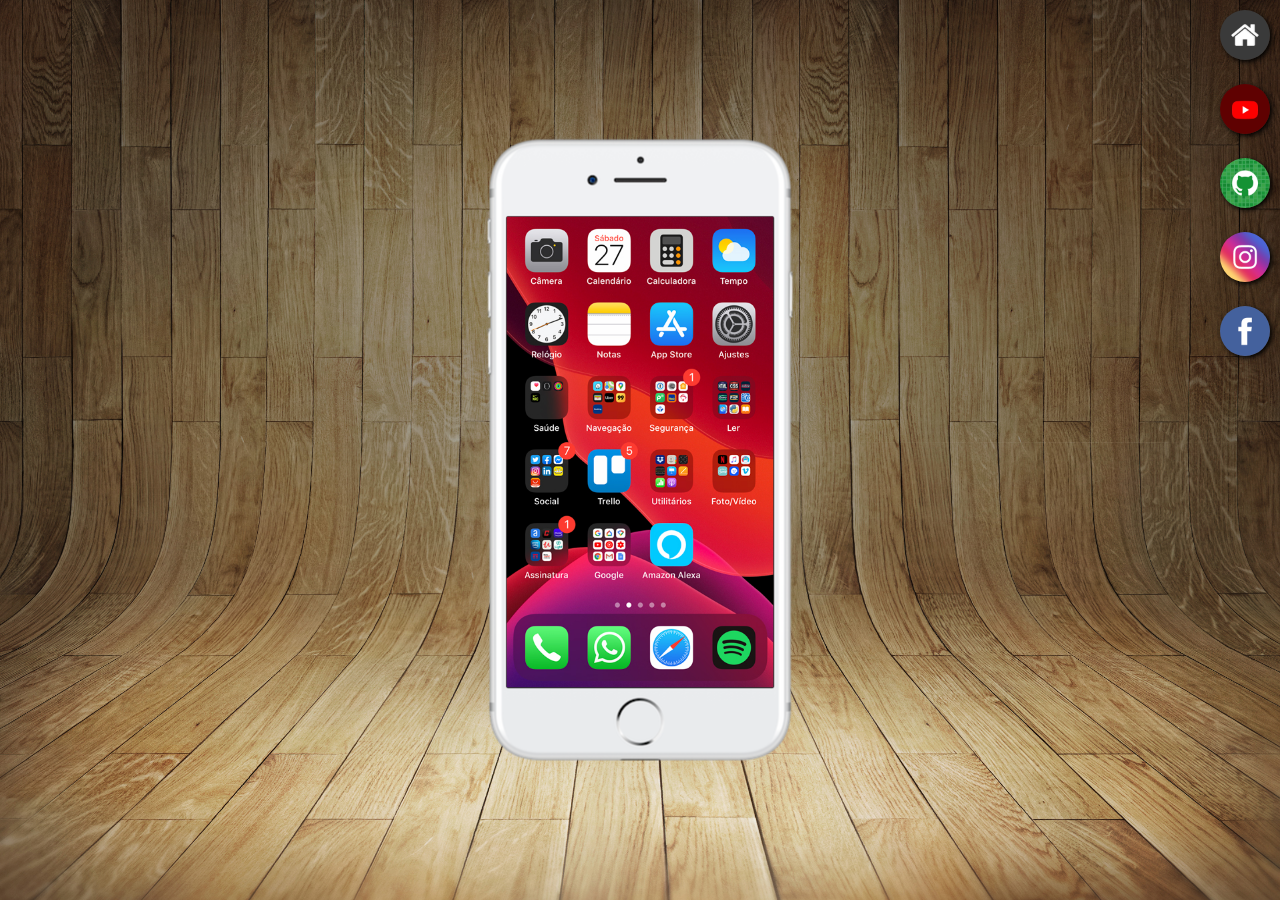
<file: index.html>
<!DOCTYPE html>
<html lang="pt-br">
<head>
    <meta charset="UTF-8">
    <meta name="viewport" content="width=device-width, initial-scale=1.0">

    <link rel="shortcut icon" href="favicon.ico" type="image/x-icon">

    <link rel="stylesheet" href="estilos/style.css">
    <title>Projeto Redes Sociais</title>
</head>
<body>
    <main>
        <section id="telefone">
            <iframe src="home.html" name="tela" id="tela" frameborder="0">
                Seu navegador não é compatível com isso.
            </iframe>

        </section>

        <section id="redes-sociais">
            <a href="home.html" target="tela"><img src="imagens/logo-home.jpg" alt="Home"></a><br>

            <a href="youtube.html" target="tela"><img src="imagens/logo-youtube.jpg" alt="YouTube"></a><br>

            <a href="github.html" target="tela"><img src="imagens/logo-github.jpg" alt="GitHub"></a><br>

            <a href="#" target="tela"><img src="imagens/logo-instagram.jpg" alt="Instagram"></a><br>

            <a href="#" target="tela"><img src="imagens/logo-facebook.jpg" alt="Facebook"></a>
        </section>
    </main>
    
</body>
</html>
</file>
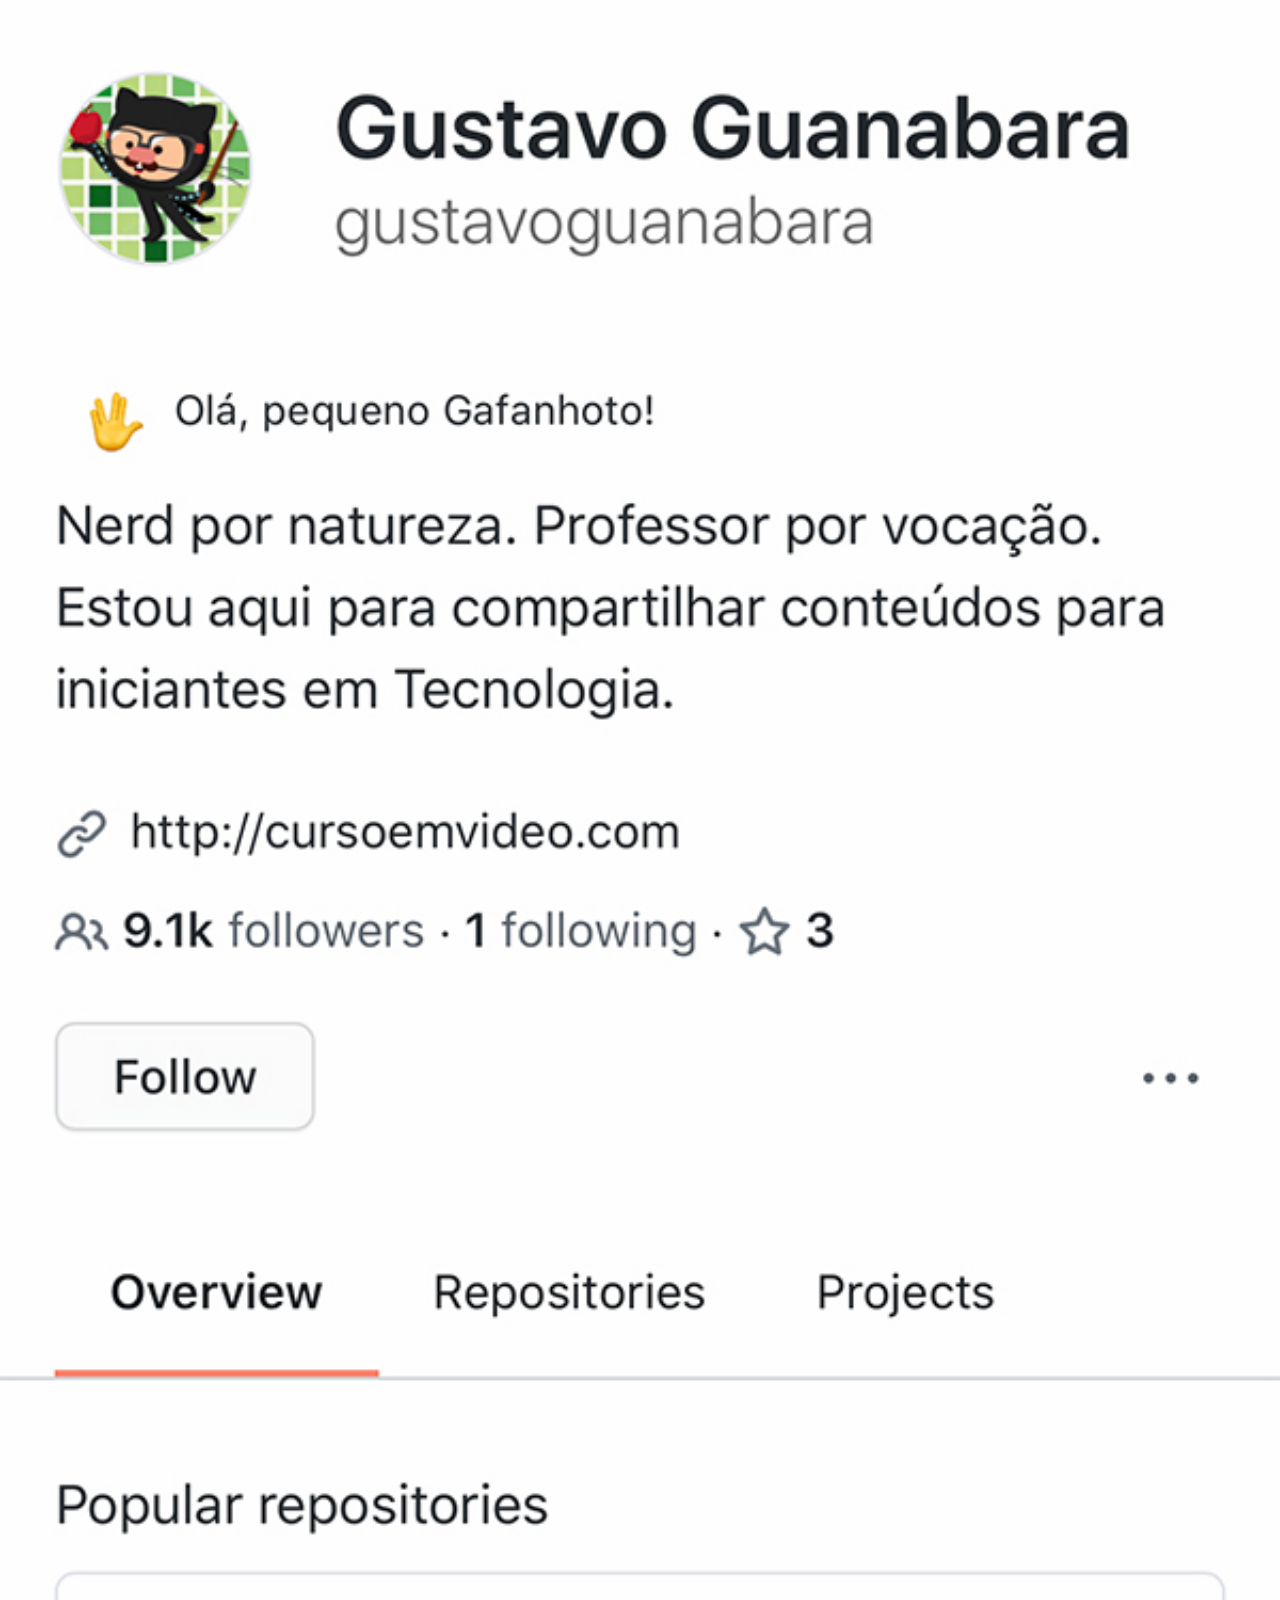
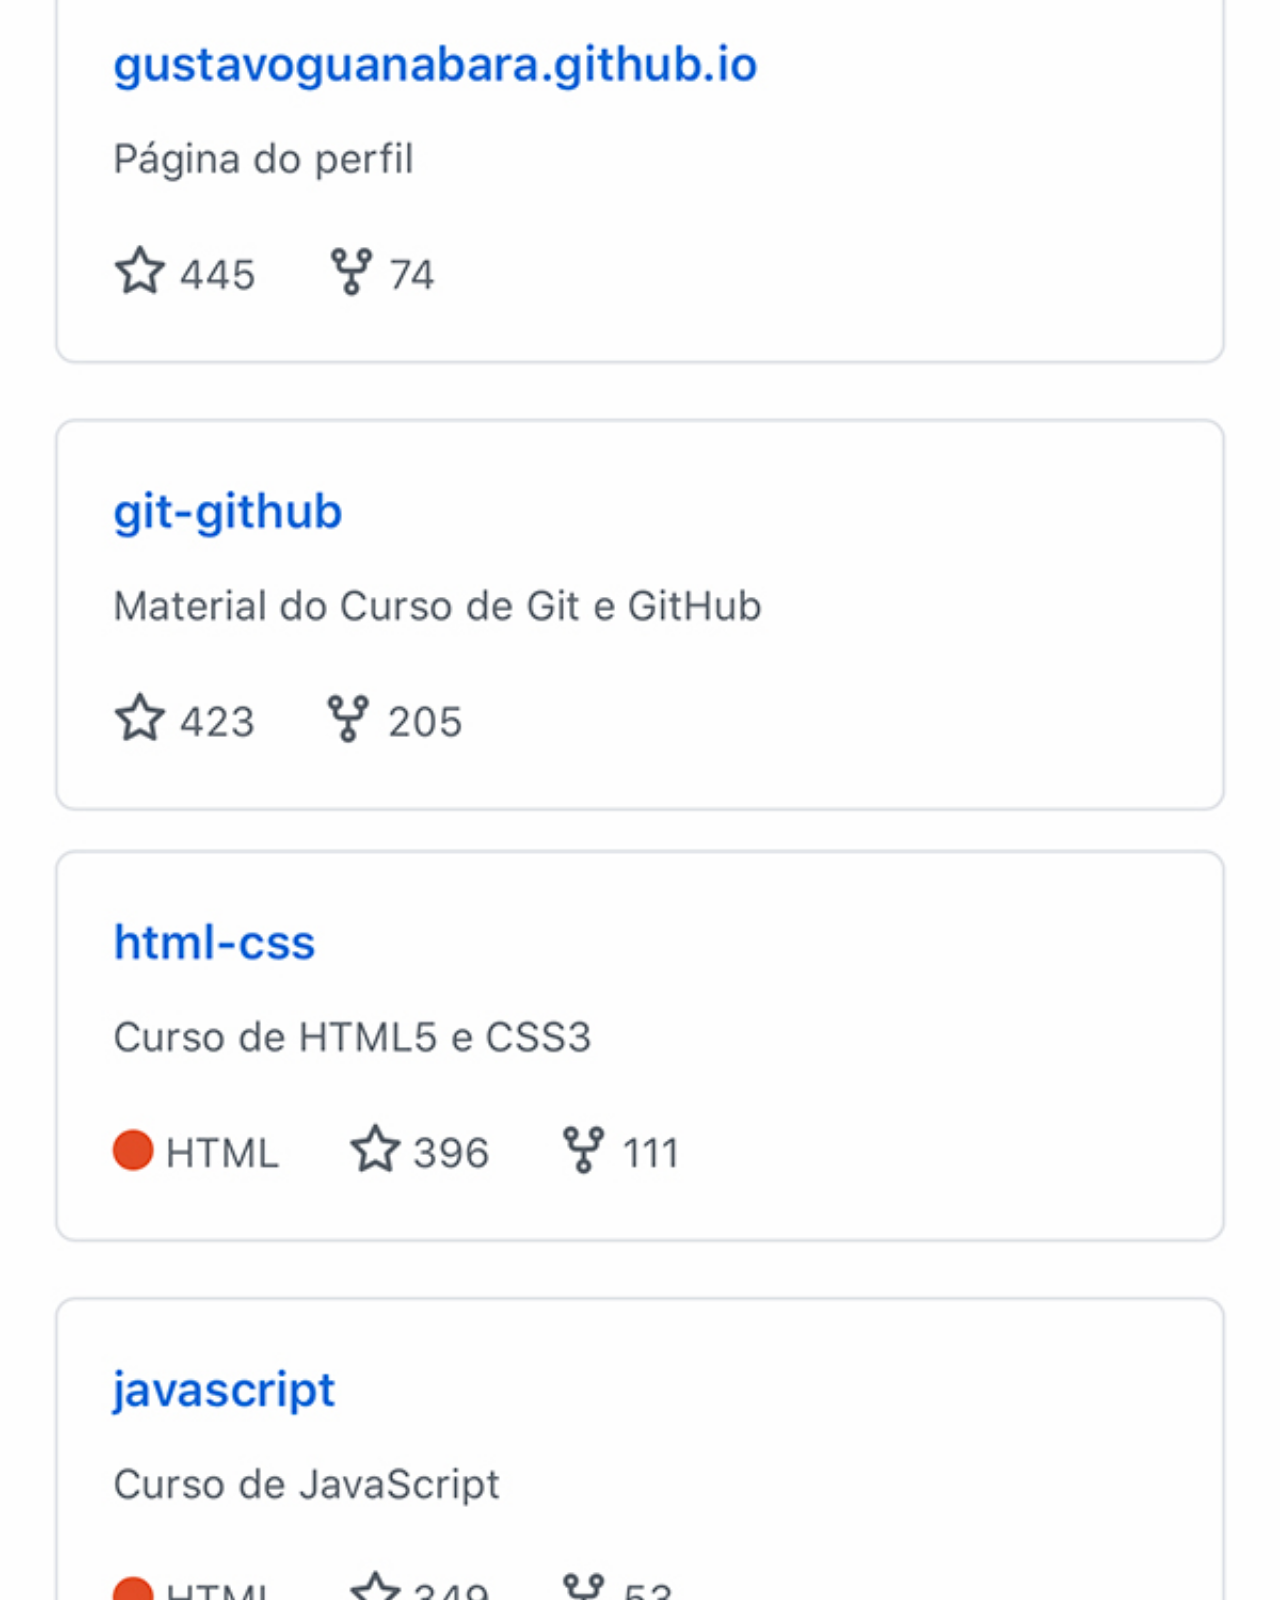
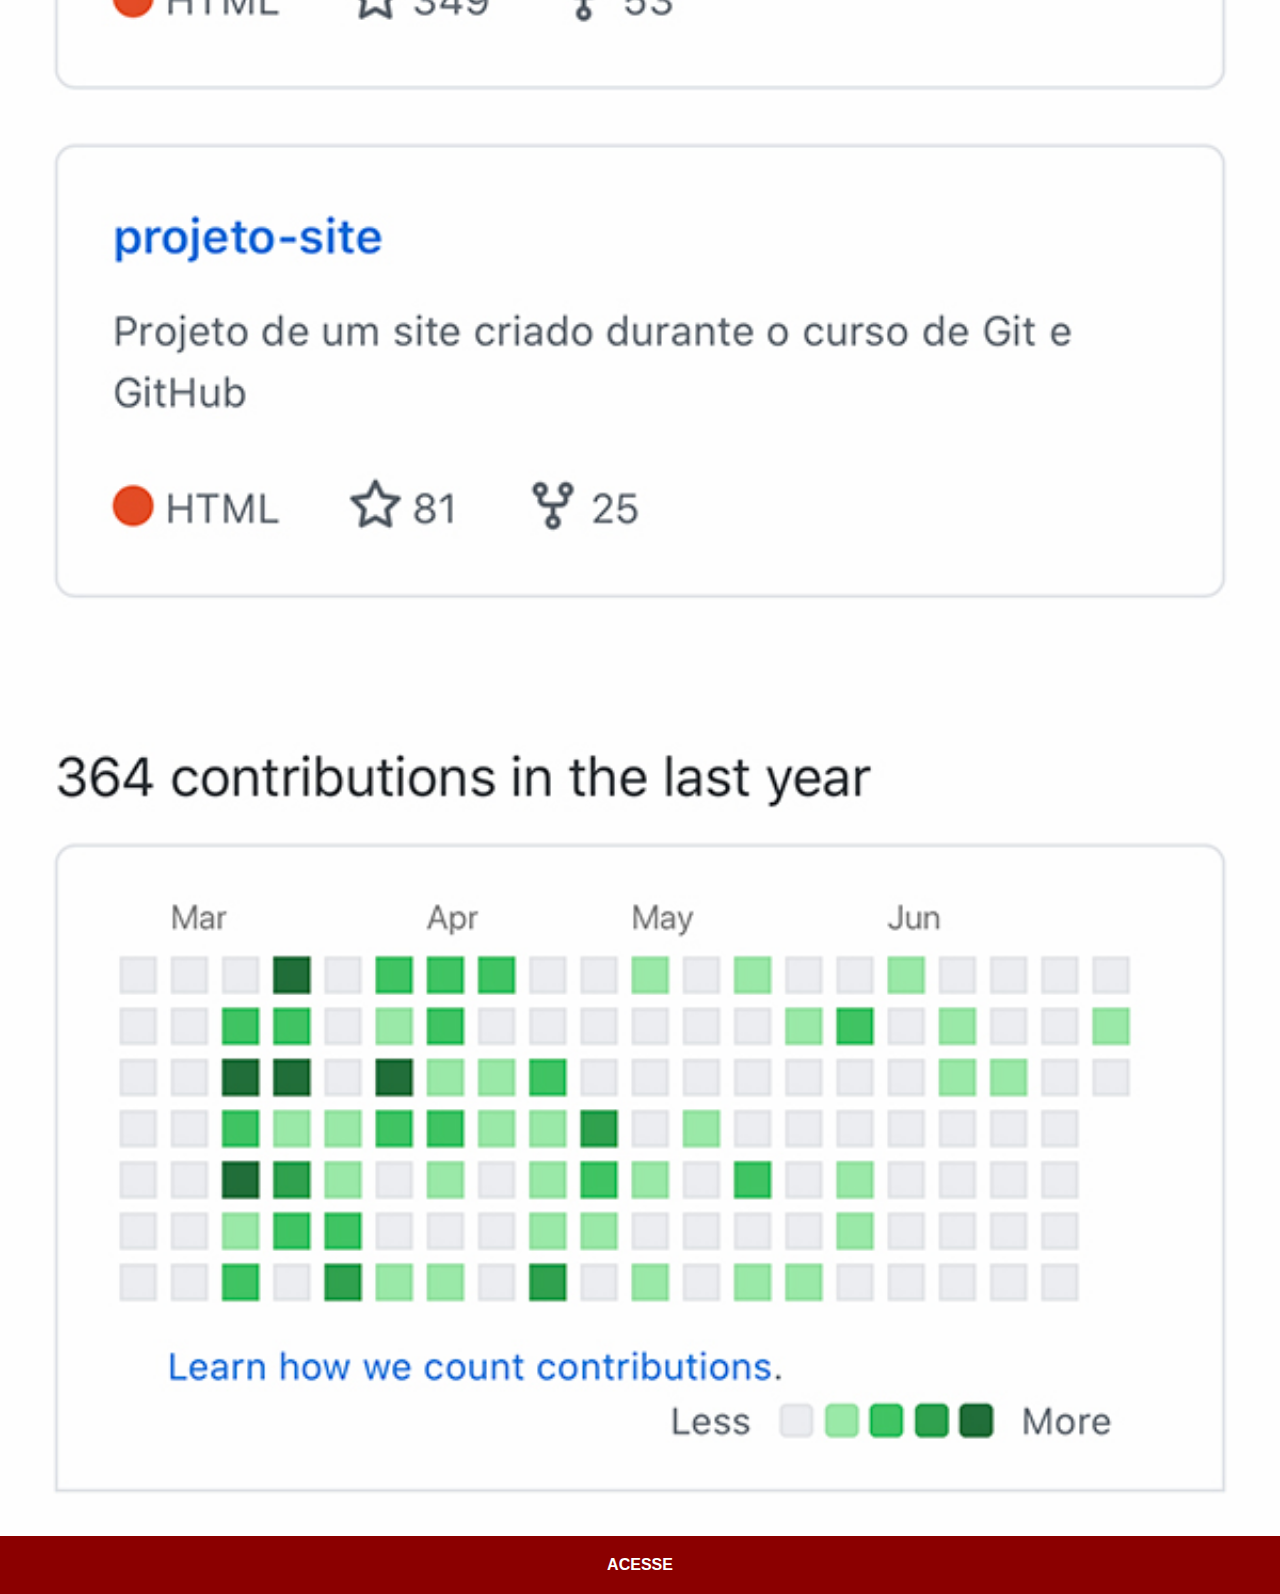
<file: github.html>
<!DOCTYPE html>
<html lang="pt-br">
<head>
    <meta charset="UTF-8">
    <meta name="viewport" content="width=device-width, initial-scale=1.0">
    <link rel="stylesheet" href="estilos/social.css">
    <title>GitHub</title>
</head>
<body>
    <img src="imagens/tela-github.jpg" alt="GitHub">
    <a href="#" target="_blank">ACESSE</a>
    
</body>
</html>
</file>
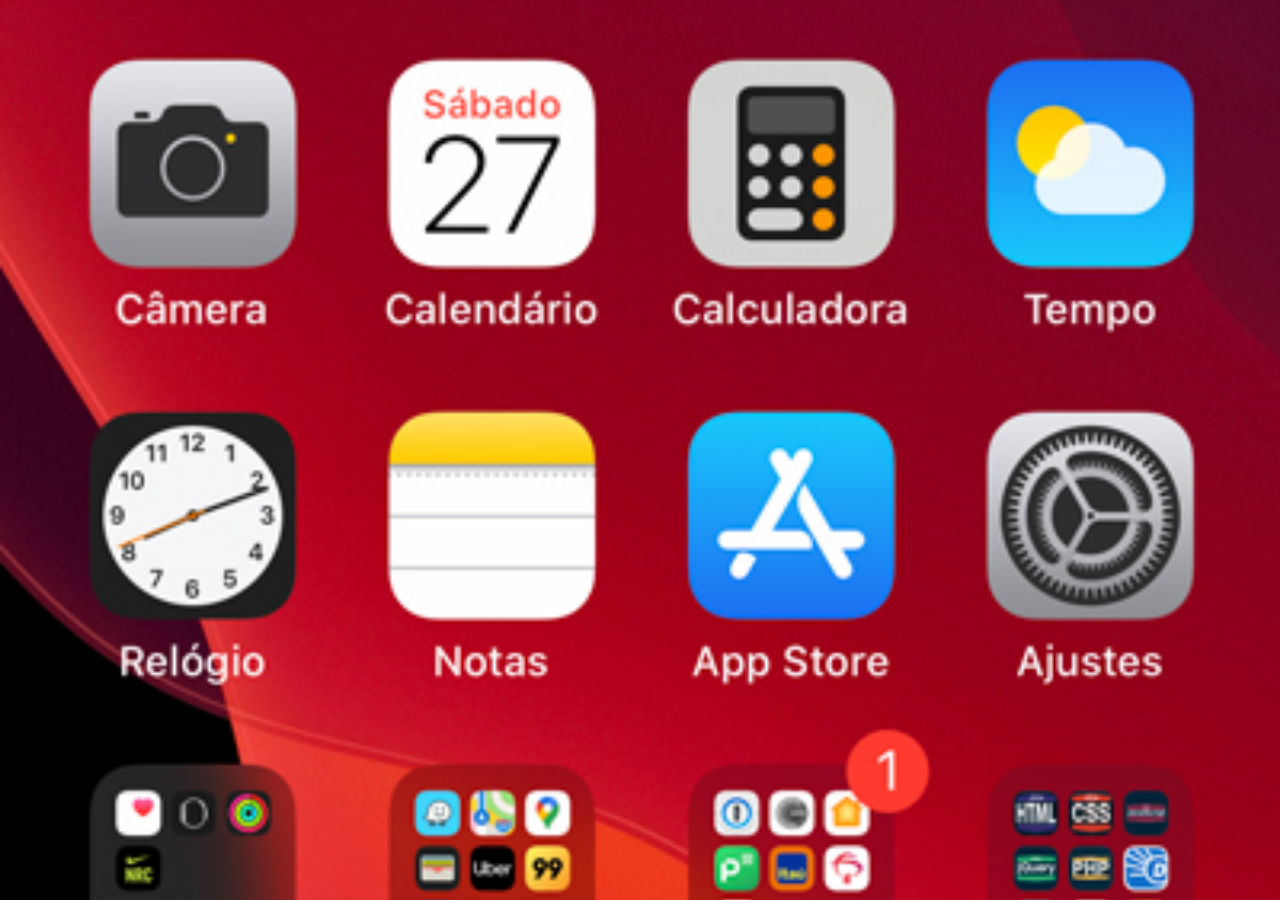
<file: home.html>
<!DOCTYPE html>
<html lang="pt-br">
<head>
    <meta charset="UTF-8">
    <meta name="viewport" content="width=device-width, initial-scale=1.0">
    <title>Home</title>
</head>

<style>
    * {
        margin: 0px;
        padding: 0px;
    }

    body {
        width: 100vw;
        height: 100vh;
        background: black url('imagens/tela-home.jpg')no-repeat top center;
        background-size: cover;
    }
</style>

<body>
    
</body>
</html>
</file>
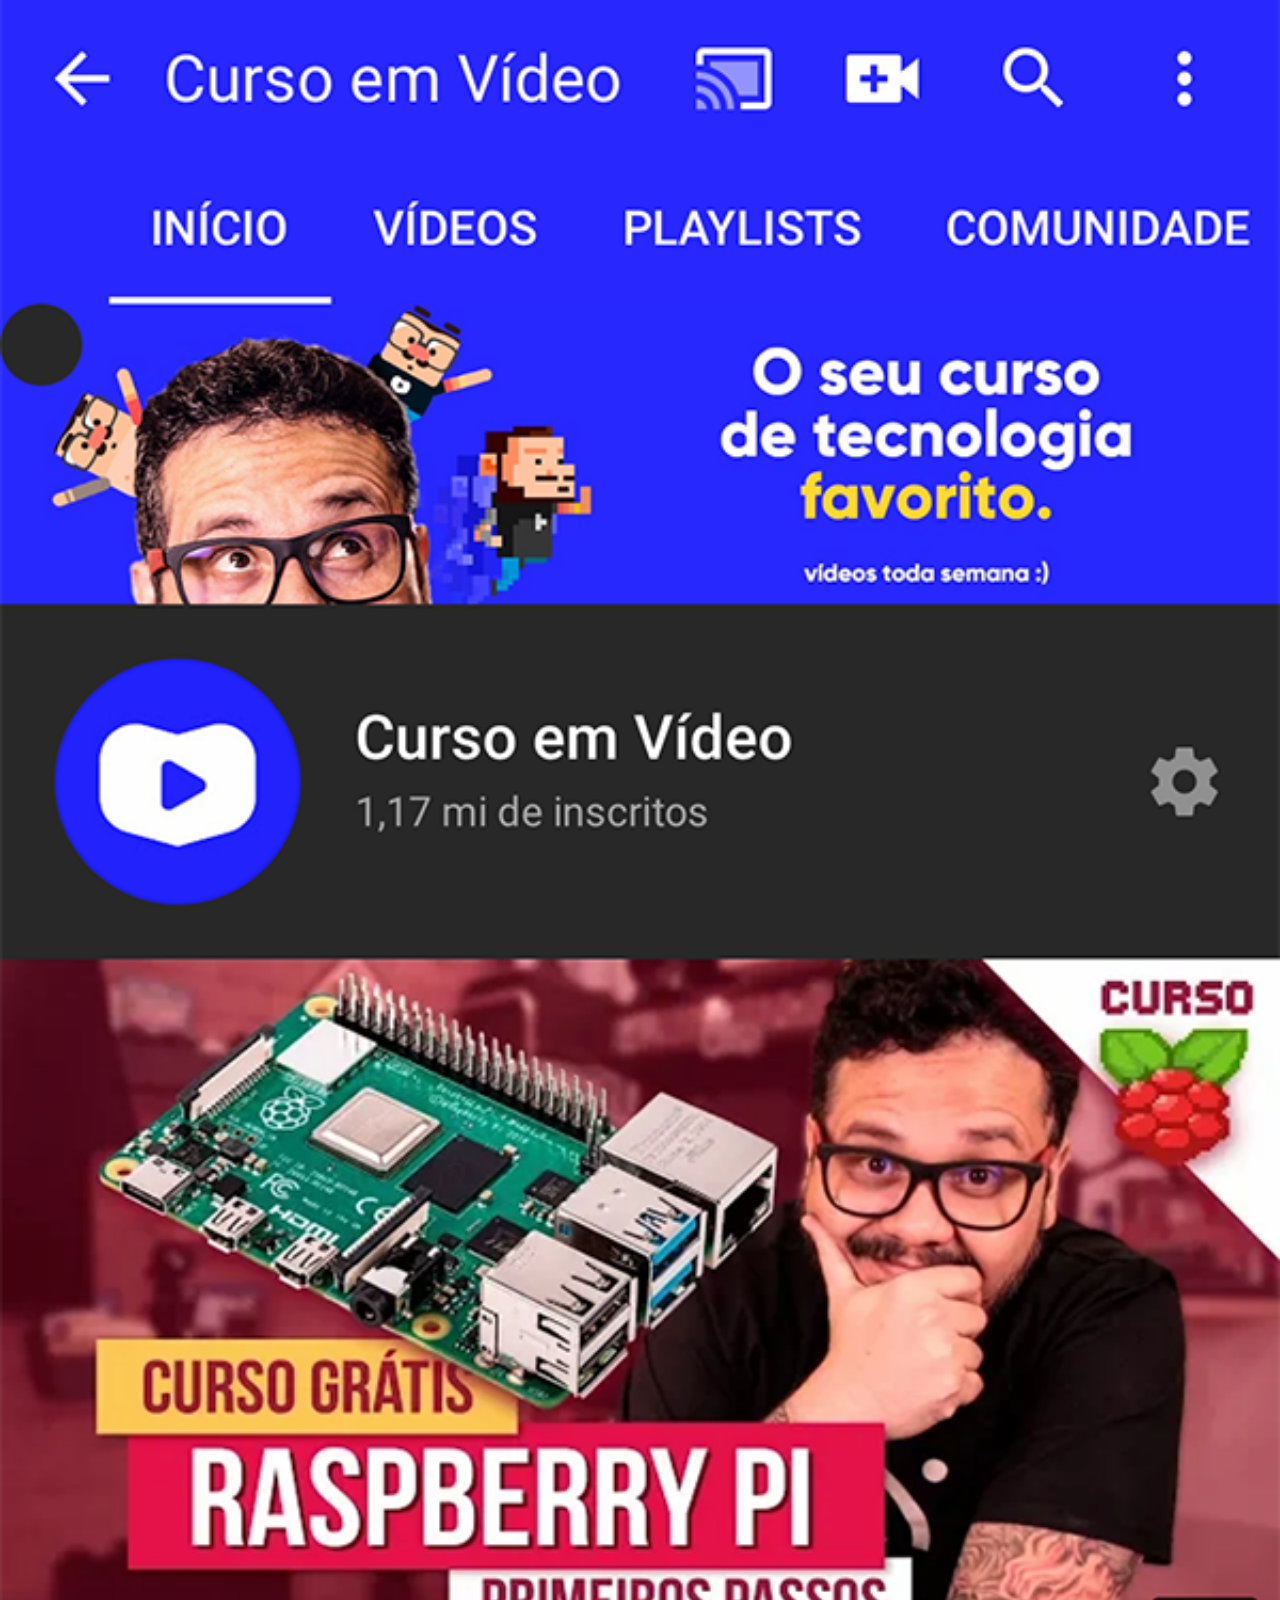
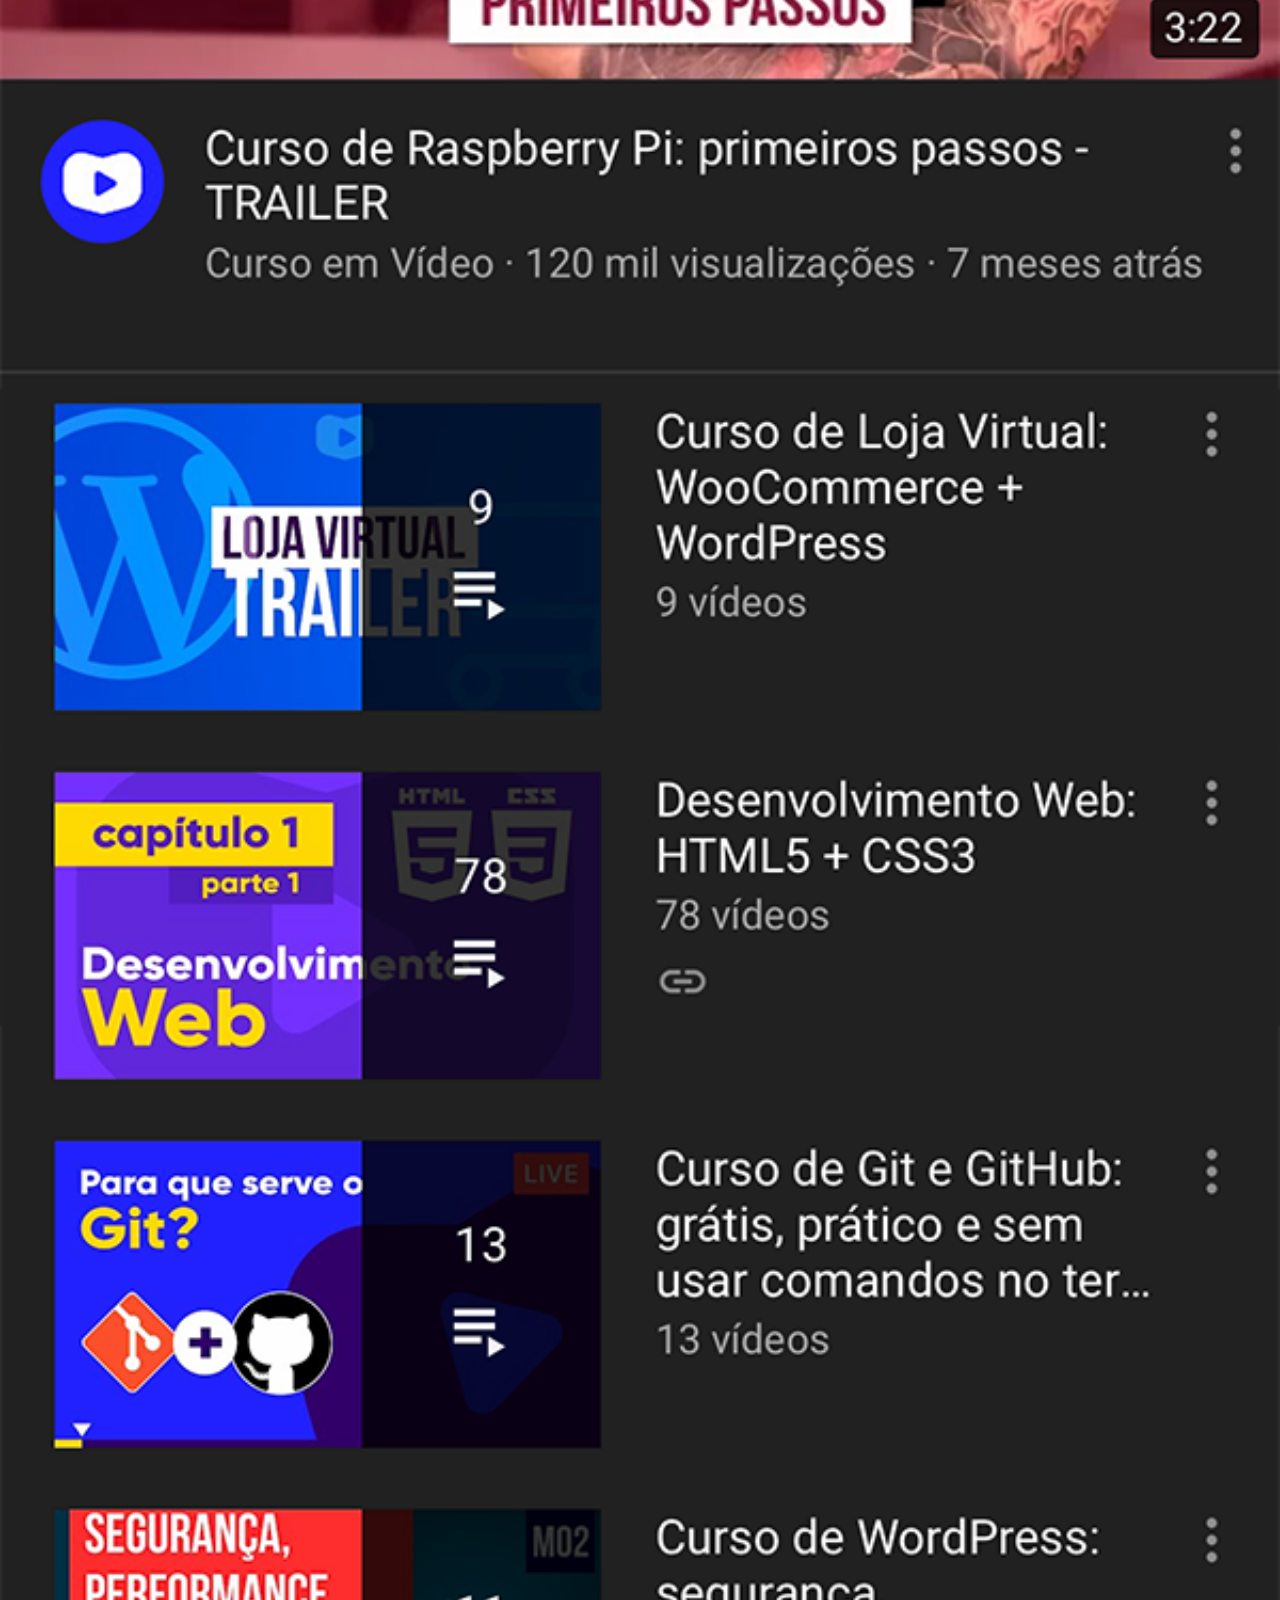
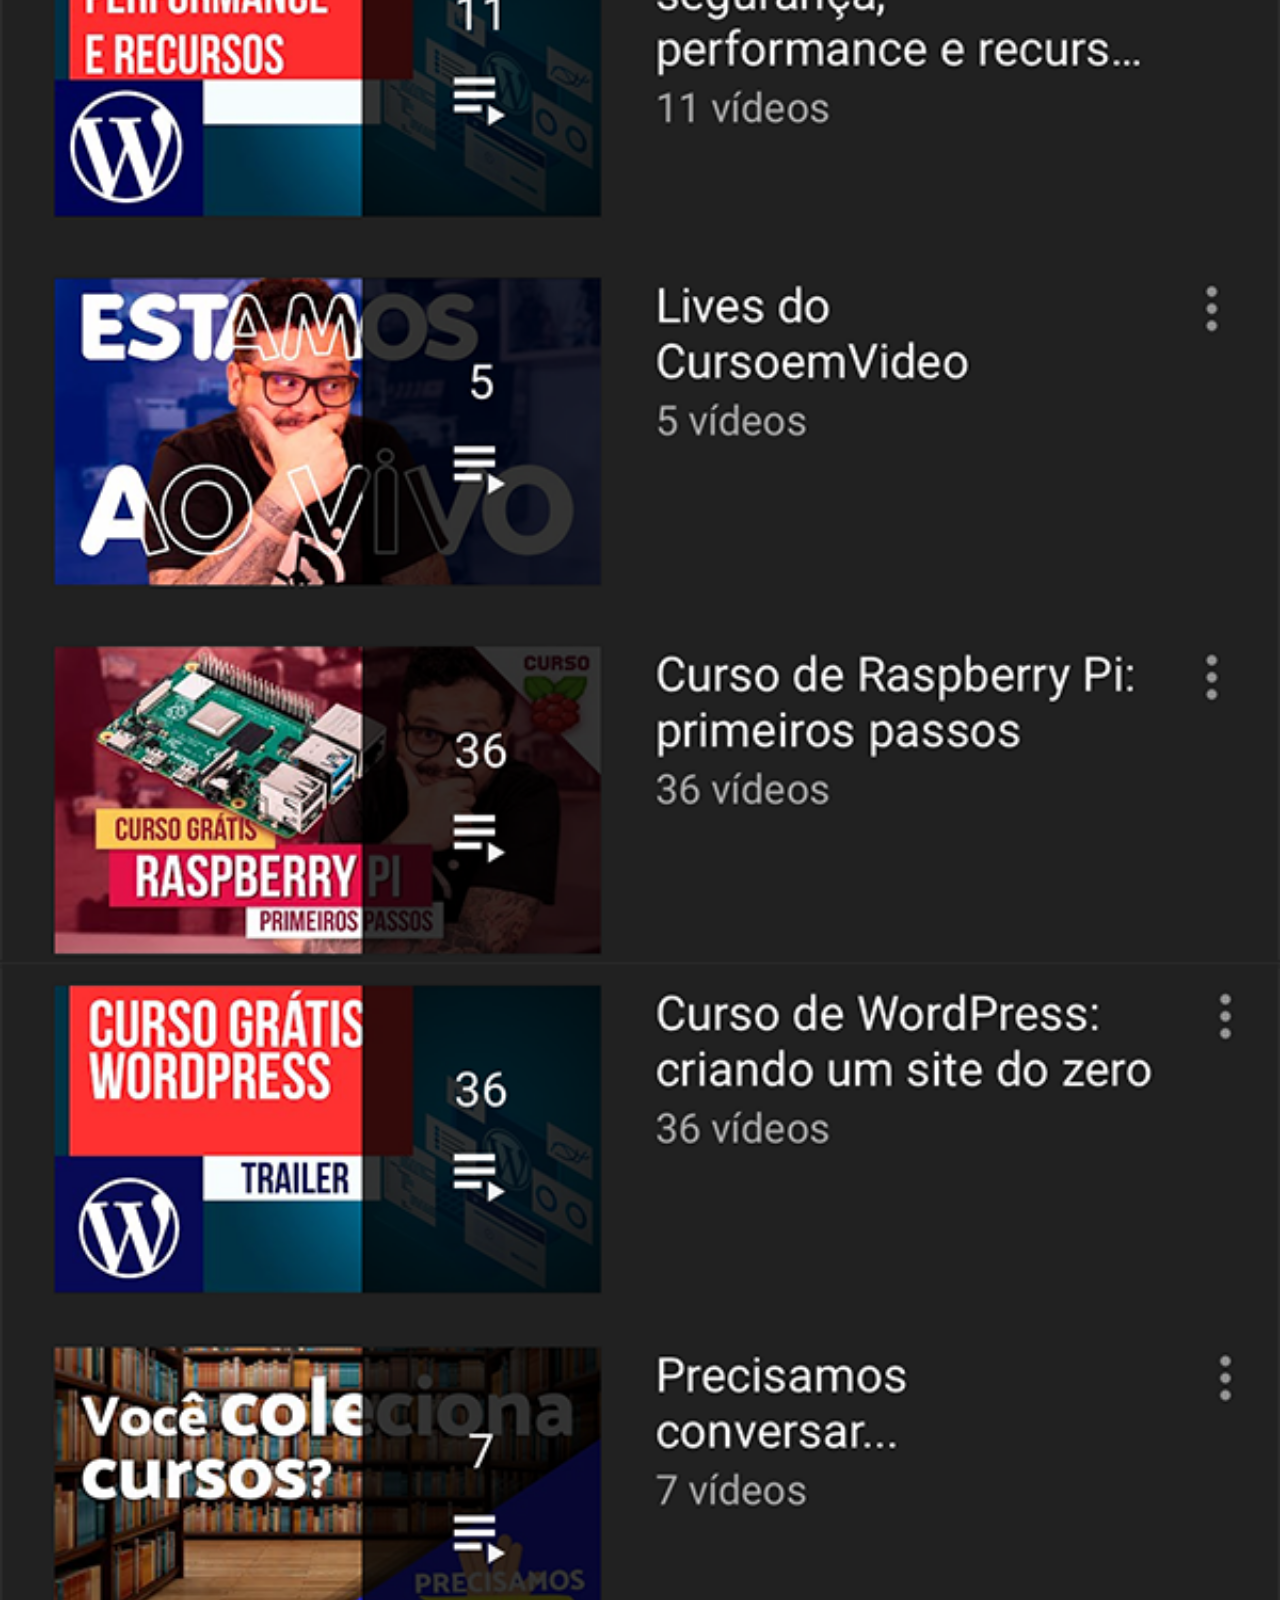
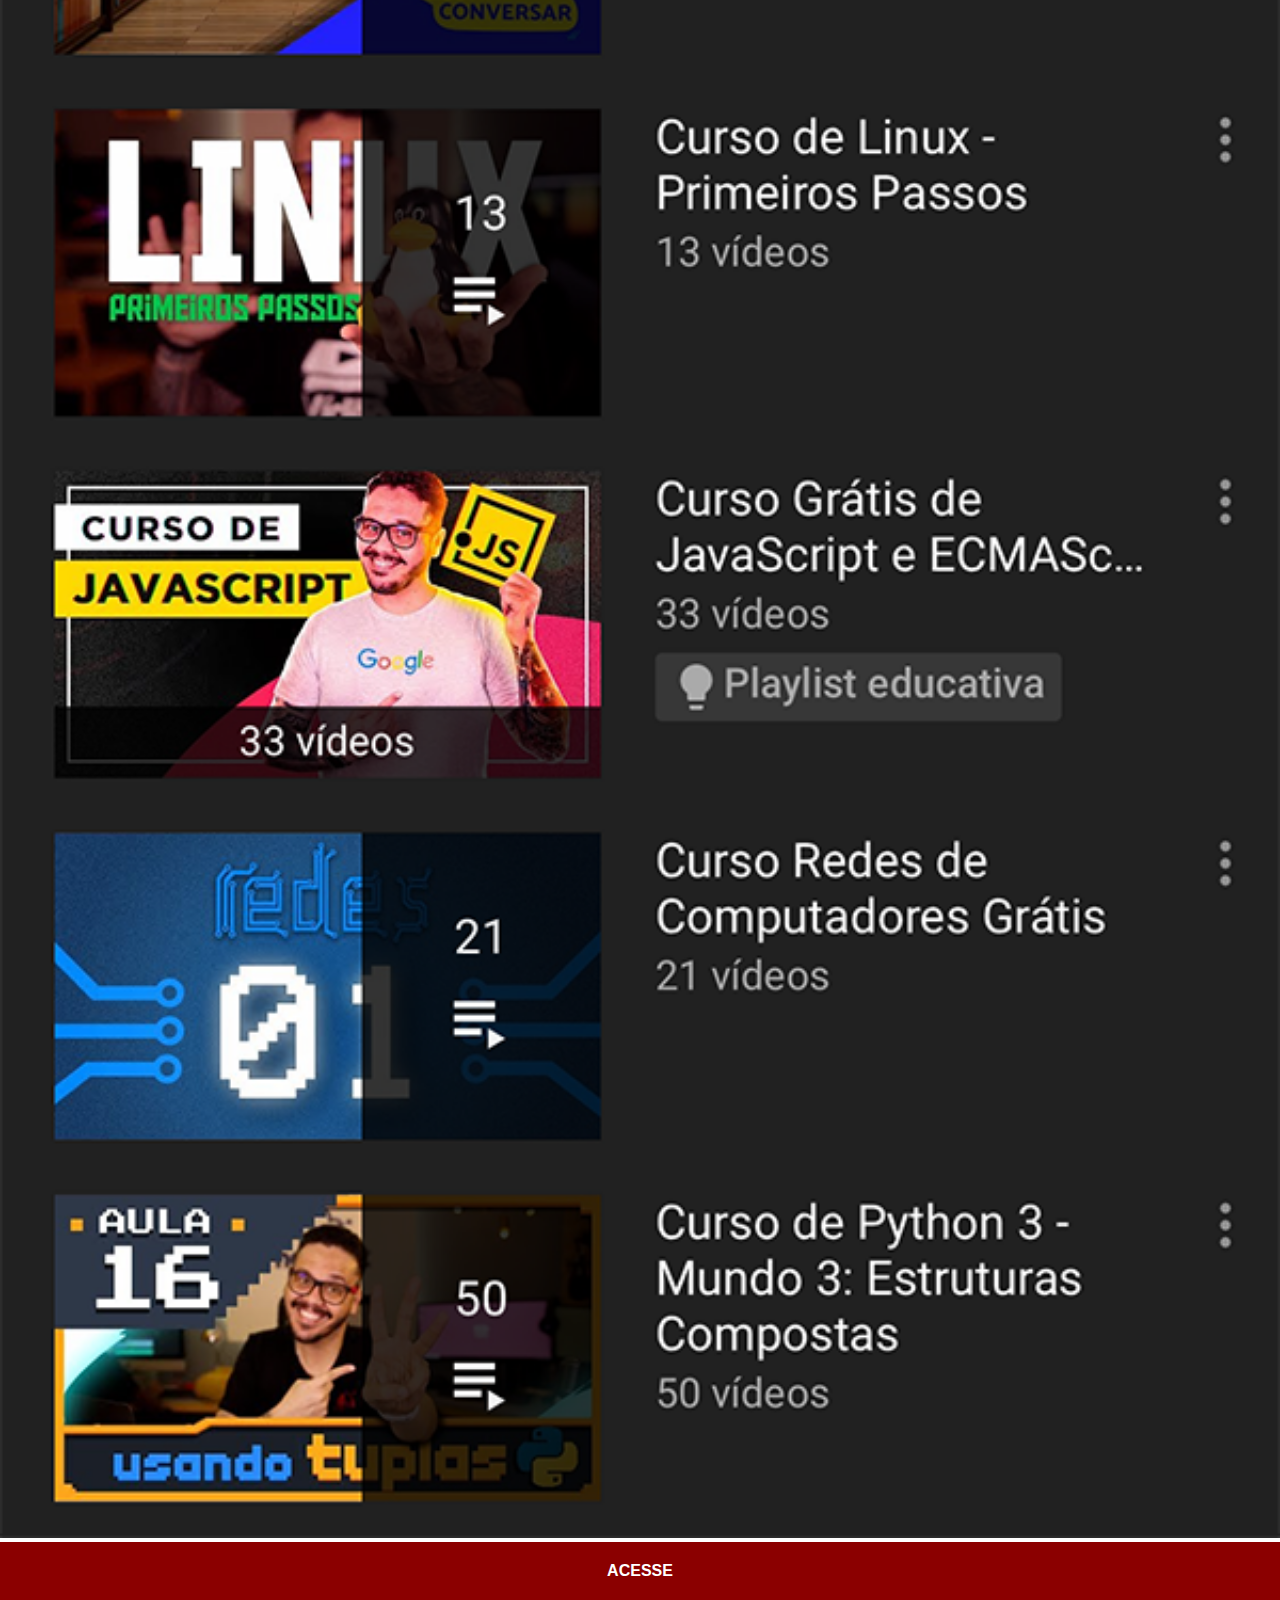
<file: youtube.html>
<!DOCTYPE html>
<html lang="p-br">
<head>
    <meta charset="UTF-8">
    <meta name="viewport" content="width=device-width, initial-scale=1.0">
    <link rel="stylesheet" href="estilos/social.css">
    <title>YouTube</title>
    
</head>

<body>
    <img src="imagens/tela-youtube.png" alt="YouTube">
    <a href="https://www.youtube.com/user/cursoemvideo/playlists" target="_blank">ACESSE</a>
    
</body>
</html>
</file>
<file: estilos/style.css>
@charset "UTF-8";

* {
    margin: 0px;
    padding: 0px;
    font-family: Arial, Helvetica, sans-serif;
}

html, body {
    height: 100vh;
    width: 100vw;
}

body {
    background: url('../imagens/fundo-madeira.jpg') no-repeat top center;
    background-size: cover;
    background-attachment: fixed;
}

main {
    position: relative;
    height: 100vh;
}

section#telefone {
    position: absolute;
    top: 50%;
    left: 50%;
    transform: translate(-50%, -50%);

    height: 627px;
    width: 311px;
    background: url('../imagens/frame-iphone.png') no-repeat;
}

iframe#tela {
    position: relative;
    top: 80px;
    left: 22px;
    width: 267px;
    height: 471px;
}

section#redes-sociais {
    text-align: right;
}

section#redes-sociais img {
    width: 50px;
    margin: 10px;
    border-radius: 50%;
    box-shadow: 2px 2px 5px rgb(0, 0, 0.400);
    box-sizing: border-box;

}

section#redes-sociais img:hover {
    border: 2px solid white;
    transform: translate(-3px, -3px);
    box-shadow: 5px 5px 10px rgb(0, 0, 0.400);
    transition: transform .3s, border .3s;

}
</file>
<file: estilos/social.css>
@charset "UTF-8";

    * {
        margin: 0px;
        padding: 0px;
        font-family: Arial, Helvetica, sans-serif;
    }

    ::-webkit-scrollbar {
        width: 0px;
        height: 0px;
    }

    img {
        width: 100vw;

    }

    a {
        display: block;
        background-color: darkred;
        color: white;
        padding: 20px;
        text-align: center;
        font-weight: bolder;
        text-decoration: none;

    }

    a:hover {
        background-color: red;
    }
</file>
